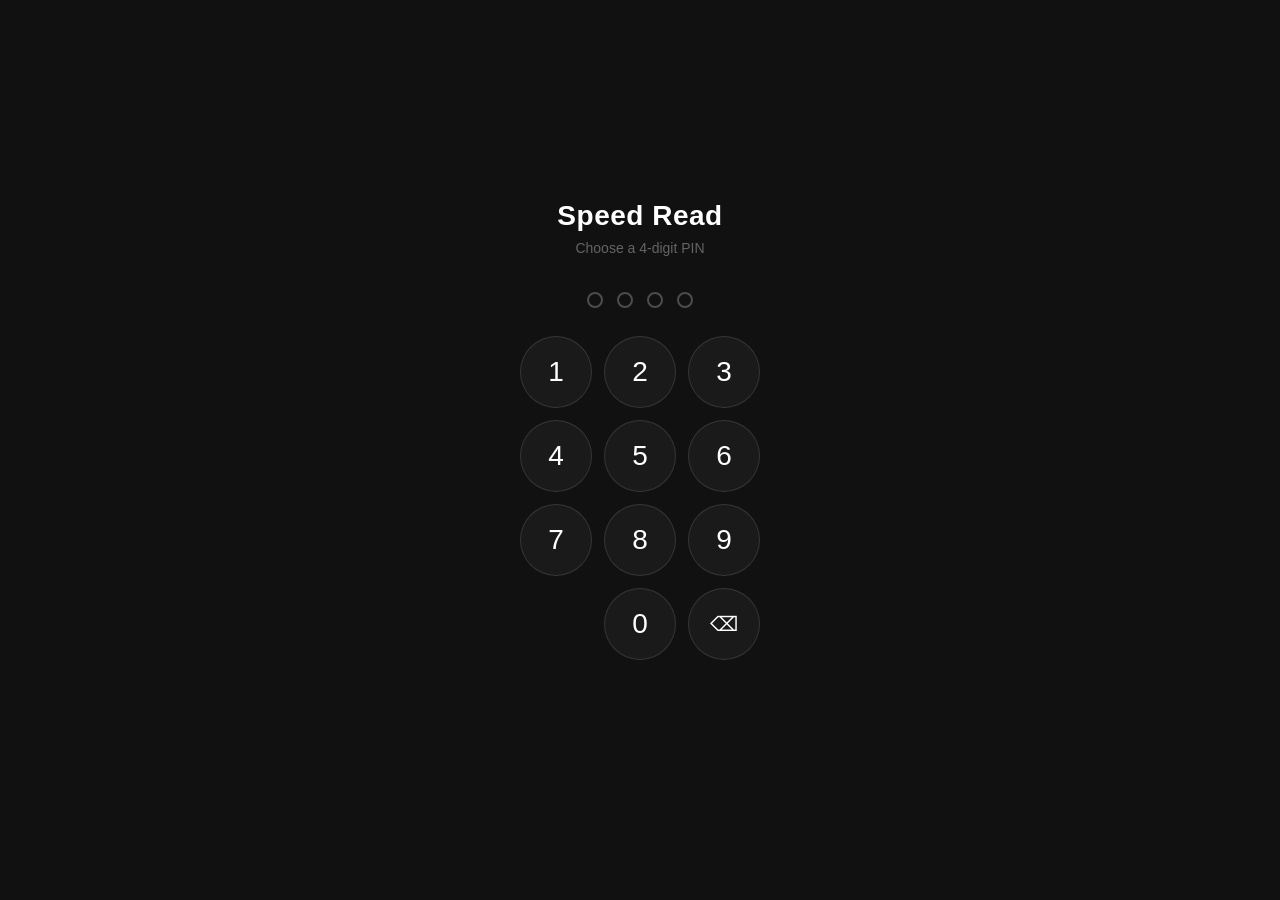
<file: web/index.html>
<!DOCTYPE html>
<html lang="en">
<head>
  <meta charset="UTF-8">
  <meta name="viewport" content="width=device-width, initial-scale=1.0, user-scalable=no, viewport-fit=cover">
  <meta name="apple-mobile-web-app-capable" content="yes">
  <meta name="apple-mobile-web-app-status-bar-style" content="black-translucent">
  <meta name="theme-color" content="#111111">
  <title>Speed Read</title>
  <link rel="manifest" href="manifest.webmanifest">
  <link rel="apple-touch-icon" href="icon-192.png">
  <link rel="stylesheet" href="style.css">
</head>
<body>

  <!-- PIN Lock Screen -->
  <div id="lock-screen">
    <h1>Speed Read</h1>
    <p class="subtitle" id="lock-subtitle">Enter PIN</p>
    <div class="pin-dots" id="pin-dots">
      <div class="pin-dot"></div>
      <div class="pin-dot"></div>
      <div class="pin-dot"></div>
      <div class="pin-dot"></div>
    </div>
    <div class="pin-pad" id="pin-pad">
      <button class="pin-key" data-key="1">1</button>
      <button class="pin-key" data-key="2">2</button>
      <button class="pin-key" data-key="3">3</button>
      <button class="pin-key" data-key="4">4</button>
      <button class="pin-key" data-key="5">5</button>
      <button class="pin-key" data-key="6">6</button>
      <button class="pin-key" data-key="7">7</button>
      <button class="pin-key" data-key="8">8</button>
      <button class="pin-key" data-key="9">9</button>
      <button class="pin-key empty"></button>
      <button class="pin-key" data-key="0">0</button>
      <button class="pin-key backspace" data-key="del">&#9003;</button>
    </div>
    <p class="pin-status" id="pin-status"></p>
  </div>

  <!-- Main App -->
  <div id="app">
    <div class="app-header">
      <h1>Speed Read</h1>
      <div class="header-actions">
        <button class="icon-btn" id="btn-settings" title="Settings">&#9881;</button>
        <button class="icon-btn" id="btn-lock" title="Lock">&#128274;</button>
      </div>
    </div>

    <div class="tabs">
      <div class="tab active" data-tab="url">Read URL</div>
      <div class="tab" data-tab="paste">Paste Text</div>
      <div class="tab" data-tab="readwise">Readwise</div>
    </div>

    <!-- Read URL Tab -->
    <div class="tab-content active" id="tab-url">
      <input type="url" id="url-input" placeholder="Paste article URL here..." autocapitalize="none" autocorrect="off" spellcheck="false">
      <button class="btn btn-primary" id="btn-read-url">Speed Read</button>
      <div class="url-status" id="url-status"></div>
      <div class="url-hint">
        <p>Paste any article URL to extract and speed-read it.</p>
        <p>Readwise Reader URLs use the API for clean content.</p>
      </div>
    </div>

    <!-- Paste Text Tab -->
    <div class="tab-content" id="tab-paste">
      <textarea id="paste-area" placeholder="Paste or type text here to speed read..."></textarea>
      <div class="paste-actions">
        <button class="btn btn-primary" id="btn-read-paste">Start Reading</button>
      </div>
    </div>

    <!-- Readwise Tab -->
    <div class="tab-content" id="tab-readwise">
      <div class="rw-auth" id="rw-auth">
        <p>Connect your Readwise account to browse and speed-read your saved articles.</p>
        <button class="btn btn-primary" id="btn-connect-rw">Set Up Readwise</button>
      </div>
      <div class="rw-browser hidden" id="rw-browser">
        <div class="search-bar">
          <input type="text" id="rw-search" placeholder="Search articles...">
        </div>
        <div class="loc-tabs">
          <button class="loc-tab active" data-location="new">New</button>
          <button class="loc-tab" data-location="later">Later</button>
          <button class="loc-tab" data-location="shortlist">Shortlist</button>
          <button class="loc-tab" data-location="archive">Archive</button>
        </div>
        <div class="articles" id="articles"></div>
        <div class="loading hidden" id="rw-loading">Loading...</div>
        <div class="load-more hidden" id="load-more">
          <button id="btn-load-more">Load More</button>
        </div>
      </div>
      <div class="status-bar" id="rw-status"></div>
    </div>
  </div>

  <!-- Settings Panel -->
  <div id="settings-panel">
    <div class="settings-header">
      <h2>Settings</h2>
      <button class="icon-btn" id="btn-close-settings">&times;</button>
    </div>
    <div class="settings-body">
      <div class="setting-group">
        <h3>Readwise</h3>
        <div class="setting-row">
          <label>Token</label>
          <input type="password" id="set-rw-token" placeholder="Readwise access token">
        </div>
        <p class="help-text">Get your token at <a href="https://readwise.io/access_token" target="_blank" rel="noopener">readwise.io/access_token</a></p>
        <div class="setting-actions">
          <button class="btn-sm primary" id="btn-save-token">Save</button>
          <button class="btn-sm secondary" id="btn-test-token">Test</button>
        </div>
        <p class="setting-status" id="token-status"></p>
      </div>

      <div class="setting-group">
        <h3>Reading</h3>
        <div class="setting-row">
          <label>WPM</label>
          <input type="range" id="set-wpm" min="100" max="1200" step="50" value="300">
          <span class="setting-value" id="set-wpm-val">300</span>
        </div>
        <div class="setting-row">
          <label>Font Size</label>
          <input type="range" id="set-font" min="36" max="120" step="4" value="72">
          <span class="setting-value" id="set-font-val">72</span>
        </div>
      </div>

      <div class="setting-group">
        <h3>Security</h3>
        <div class="setting-actions">
          <button class="btn-sm secondary" id="btn-change-pin">Change PIN</button>
        </div>
      </div>

      <div class="danger-zone">
        <button class="btn-danger" id="btn-reset-all">Reset Everything</button>
        <p class="help-text" style="margin-top:8px">Removes PIN, token, and all settings. You'll need to set up again.</p>
      </div>
    </div>
  </div>

  <script src="readwise.js"></script>
  <script src="app.js"></script>
</body>
</html>
</file>
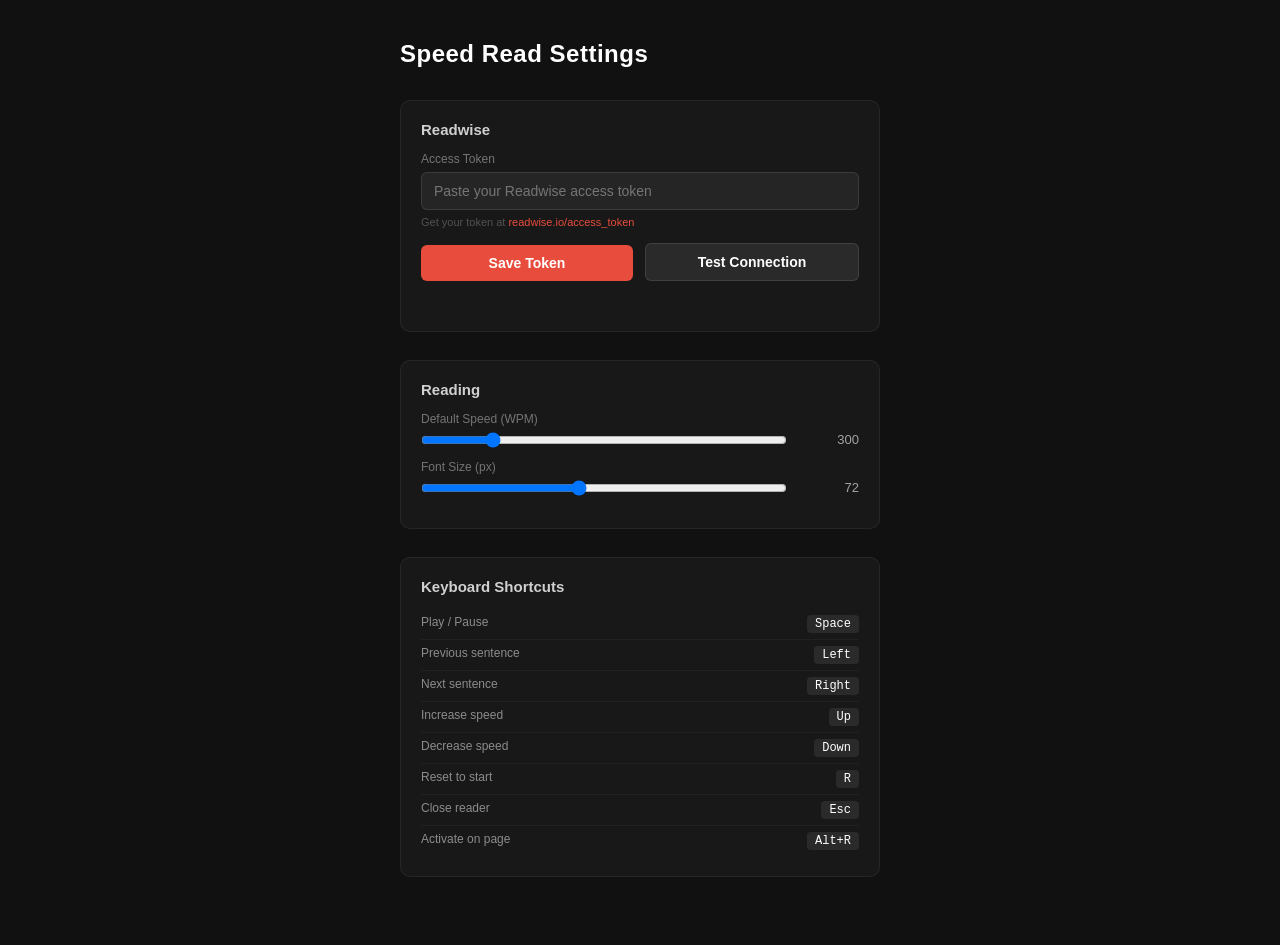
<file: options/options.html>
<!DOCTYPE html>
<html lang="en">
<head>
  <meta charset="UTF-8">
  <meta name="viewport" content="width=device-width, initial-scale=1.0">
  <title>Speed Read - Settings</title>
  <style>
    * { margin: 0; padding: 0; box-sizing: border-box; }

    body {
      background: #111;
      color: #fff;
      font-family: -apple-system, BlinkMacSystemFont, 'Segoe UI', Roboto, sans-serif;
      font-size: 14px;
      padding: 40px;
      max-width: 560px;
      margin: 0 auto;
    }

    h1 {
      font-size: 24px;
      font-weight: 600;
      margin-bottom: 32px;
      letter-spacing: 0.5px;
    }

    .section {
      margin-bottom: 28px;
      padding: 20px;
      background: rgba(255, 255, 255, 0.03);
      border: 1px solid rgba(255, 255, 255, 0.06);
      border-radius: 10px;
    }

    .section h2 {
      font-size: 15px;
      font-weight: 600;
      margin-bottom: 14px;
      color: rgba(255, 255, 255, 0.8);
    }

    label {
      display: block;
      font-size: 12px;
      color: rgba(255, 255, 255, 0.4);
      margin-bottom: 6px;
    }

    input[type="text"],
    input[type="password"],
    input[type="number"] {
      width: 100%;
      padding: 10px 12px;
      background: rgba(255, 255, 255, 0.06);
      border: 1px solid rgba(255, 255, 255, 0.1);
      border-radius: 6px;
      color: #fff;
      font-size: 14px;
      outline: none;
      margin-bottom: 12px;
    }

    input:focus {
      border-color: rgba(231, 76, 60, 0.5);
    }

    .help-text {
      font-size: 11px;
      color: rgba(255, 255, 255, 0.25);
      margin-top: -8px;
      margin-bottom: 12px;
      line-height: 1.5;
    }

    .help-text a {
      color: #E74C3C;
      text-decoration: none;
    }

    .help-text a:hover {
      text-decoration: underline;
    }

    button {
      background: #E74C3C;
      border: none;
      border-radius: 6px;
      color: #fff;
      padding: 10px 20px;
      font-size: 14px;
      font-weight: 600;
      cursor: pointer;
      transition: background 0.15s;
    }

    button:hover {
      background: #c0392b;
    }

    .btn-secondary {
      background: rgba(255, 255, 255, 0.08);
      border: 1px solid rgba(255, 255, 255, 0.1);
    }

    .btn-secondary:hover {
      background: rgba(255, 255, 255, 0.15);
    }

    .status {
      margin-top: 10px;
      font-size: 13px;
      min-height: 20px;
    }

    .status.success { color: #2ecc71; }
    .status.error { color: #E74C3C; }

    .row {
      display: flex;
      gap: 12px;
      align-items: flex-end;
    }

    .row > * {
      flex: 1;
    }

    .slider-row {
      display: flex;
      align-items: center;
      gap: 12px;
      margin-bottom: 12px;
    }

    .slider-row input[type="range"] {
      flex: 1;
      margin: 0;
    }

    .slider-value {
      min-width: 60px;
      text-align: right;
      color: rgba(255, 255, 255, 0.6);
      font-size: 13px;
    }

    .keyboard-shortcuts {
      margin-top: 8px;
    }

    .shortcut {
      display: flex;
      justify-content: space-between;
      padding: 6px 0;
      border-bottom: 1px solid rgba(255, 255, 255, 0.04);
    }

    .shortcut:last-child { border-bottom: none; }

    .shortcut-key {
      background: rgba(255, 255, 255, 0.08);
      padding: 2px 8px;
      border-radius: 4px;
      font-family: monospace;
      font-size: 12px;
    }

    .shortcut-desc {
      color: rgba(255, 255, 255, 0.5);
      font-size: 12px;
    }
  </style>
</head>
<body>
  <h1>Speed Read Settings</h1>

  <div class="section">
    <h2>Readwise</h2>
    <label>Access Token</label>
    <input type="password" id="readwise-token" placeholder="Paste your Readwise access token">
    <p class="help-text">
      Get your token at <a href="https://readwise.io/access_token" target="_blank">readwise.io/access_token</a>
    </p>
    <div class="row">
      <button id="save-token">Save Token</button>
      <button id="test-token" class="btn-secondary">Test Connection</button>
    </div>
    <div id="token-status" class="status"></div>
  </div>

  <div class="section">
    <h2>Reading</h2>
    <label>Default Speed (WPM)</label>
    <div class="slider-row">
      <input type="range" id="default-wpm" min="100" max="1200" step="50" value="300">
      <span class="slider-value" id="wpm-value">300</span>
    </div>

    <label>Font Size (px)</label>
    <div class="slider-row">
      <input type="range" id="font-size" min="36" max="120" step="4" value="72">
      <span class="slider-value" id="font-value">72</span>
    </div>
  </div>

  <div class="section">
    <h2>Keyboard Shortcuts</h2>
    <div class="keyboard-shortcuts">
      <div class="shortcut">
        <span class="shortcut-desc">Play / Pause</span>
        <span class="shortcut-key">Space</span>
      </div>
      <div class="shortcut">
        <span class="shortcut-desc">Previous sentence</span>
        <span class="shortcut-key">Left</span>
      </div>
      <div class="shortcut">
        <span class="shortcut-desc">Next sentence</span>
        <span class="shortcut-key">Right</span>
      </div>
      <div class="shortcut">
        <span class="shortcut-desc">Increase speed</span>
        <span class="shortcut-key">Up</span>
      </div>
      <div class="shortcut">
        <span class="shortcut-desc">Decrease speed</span>
        <span class="shortcut-key">Down</span>
      </div>
      <div class="shortcut">
        <span class="shortcut-desc">Reset to start</span>
        <span class="shortcut-key">R</span>
      </div>
      <div class="shortcut">
        <span class="shortcut-desc">Close reader</span>
        <span class="shortcut-key">Esc</span>
      </div>
      <div class="shortcut">
        <span class="shortcut-desc">Activate on page</span>
        <span class="shortcut-key">Alt+R</span>
      </div>
    </div>
  </div>

  <script src="../lib/readwise.js"></script>
  <script src="options.js"></script>
</body>
</html>
</file>
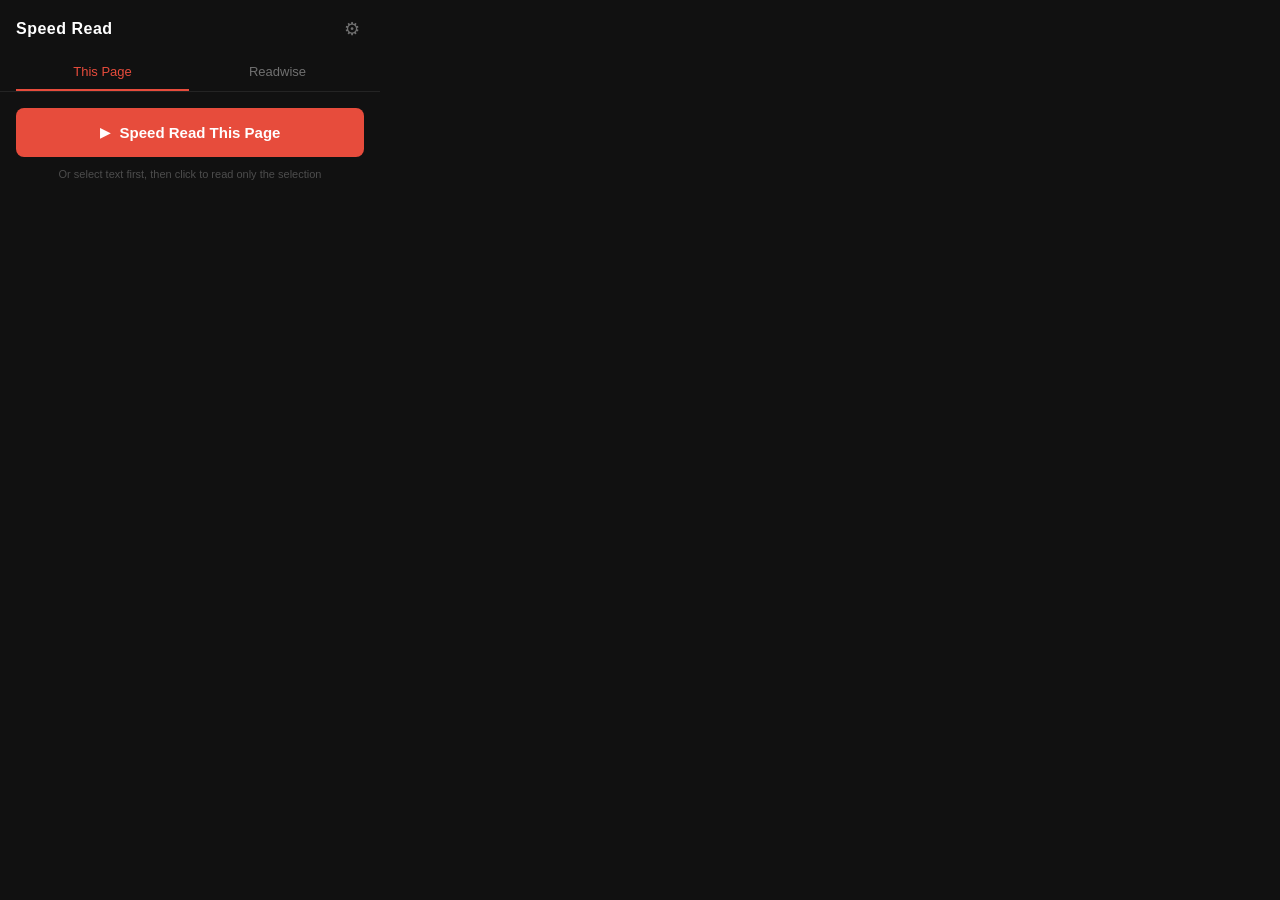
<file: popup/popup.html>
<!DOCTYPE html>
<html lang="en">
<head>
  <meta charset="UTF-8">
  <meta name="viewport" content="width=device-width, initial-scale=1.0">
  <link rel="stylesheet" href="popup.css">
</head>
<body>
  <div id="popup">
    <div id="header">
      <h1>Speed Read</h1>
      <button id="settings-btn" title="Settings">&#9881;</button>
    </div>

    <div id="tabs">
      <button class="tab active" data-tab="page">This Page</button>
      <button class="tab" data-tab="readwise">Readwise</button>
    </div>

    <!-- This Page tab -->
    <div id="tab-page" class="tab-content active">
      <button id="read-page-btn">
        <span class="btn-icon">&#9654;</span>
        <span>Speed Read This Page</span>
      </button>
      <p class="hint">Or select text first, then click to read only the selection</p>
    </div>

    <!-- Readwise tab -->
    <div id="tab-readwise" class="tab-content">
      <div id="readwise-auth" class="hidden">
        <p>Connect your Readwise account to browse saved articles.</p>
        <button id="connect-readwise-btn">Connect Readwise</button>
      </div>

      <div id="readwise-browser" class="hidden">
        <div id="search-bar">
          <input type="text" id="search-input" placeholder="Search articles...">
        </div>

        <div id="location-tabs">
          <button class="loc-tab active" data-location="new">Inbox</button>
          <button class="loc-tab" data-location="later">Later</button>
          <button class="loc-tab" data-location="shortlist">Shortlist</button>
          <button class="loc-tab" data-location="archive">Archive</button>
        </div>

        <div id="articles-list">
          <div id="loading" class="hidden">Loading...</div>
          <div id="articles"></div>
          <button id="load-more" class="hidden">Load more</button>
        </div>
      </div>
    </div>

    <div id="status-bar"></div>
  </div>

  <script src="../lib/readwise.js"></script>
  <script src="popup.js"></script>
</body>
</html>
</file>
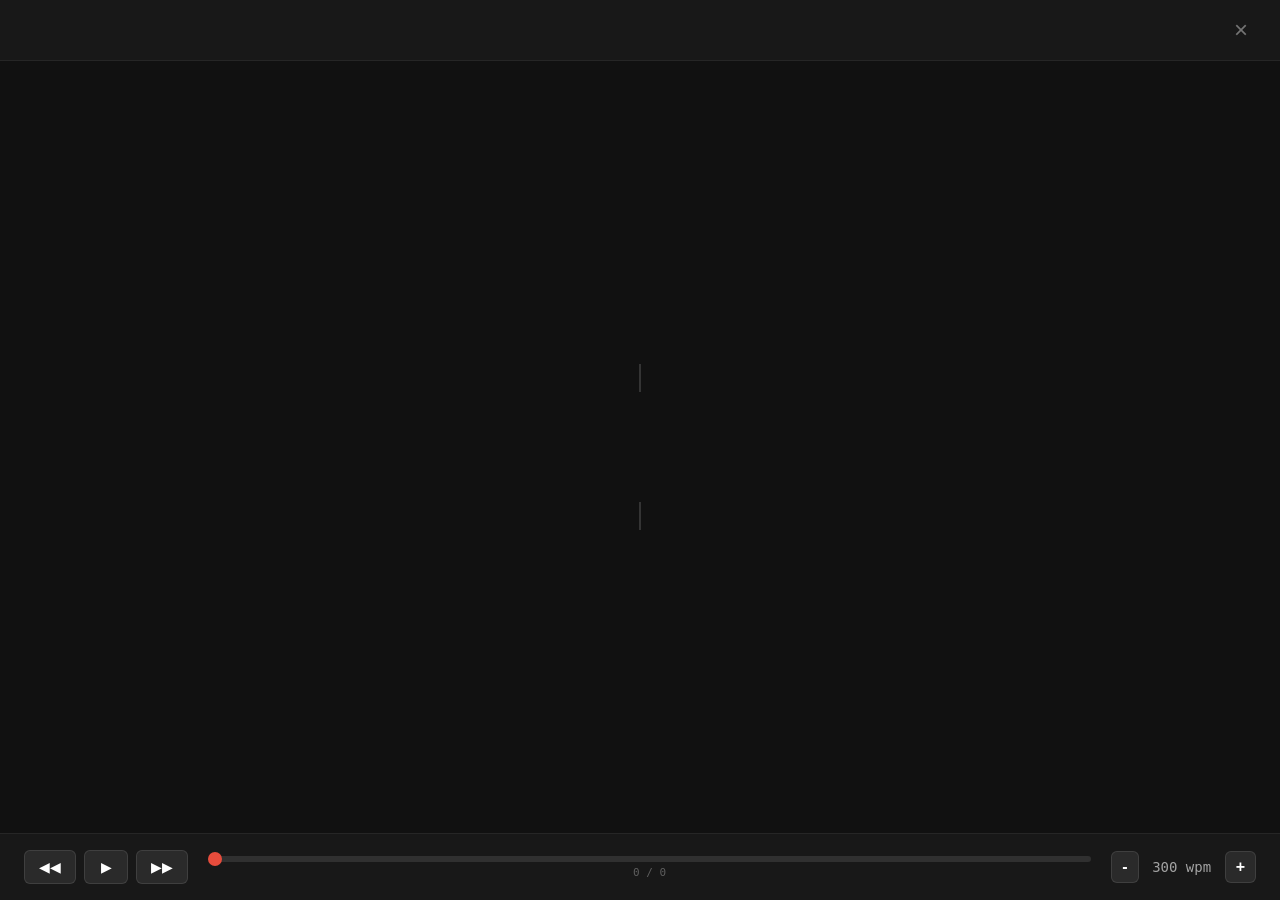
<file: reader/reader.html>
<!DOCTYPE html>
<html lang="en">
<head>
  <meta charset="UTF-8">
  <meta name="viewport" content="width=device-width, initial-scale=1.0">
  <title>Speed Read</title>
  <link rel="stylesheet" href="reader.css">
</head>
<body>
  <div id="reader">
    <div id="title-bar">
      <span id="article-title"></span>
      <button id="close-btn" title="Close (Esc)">&times;</button>
    </div>

    <div id="display-area">
      <div id="guide-top" class="guide-line"></div>
      <div id="word-container">
        <span id="word-before"></span><span id="word-orp"></span><span id="word-after"></span>
      </div>
      <div id="guide-bottom" class="guide-line"></div>
    </div>

    <div id="controls">
      <div id="controls-left">
        <button id="btn-prev" title="Previous sentence (Left)">&#9664;&#9664;</button>
        <button id="btn-play" title="Play/Pause (Space)">&#9654;</button>
        <button id="btn-next" title="Next sentence (Right)">&#9654;&#9654;</button>
      </div>

      <div id="controls-center">
        <input type="range" id="progress-bar" min="0" max="100" value="0" title="Progress">
        <div id="progress-info">
          <span id="word-count">0 / 0</span>
        </div>
      </div>

      <div id="controls-right">
        <div id="wpm-control">
          <button id="wpm-down" title="Decrease WPM (Down)">-</button>
          <span id="wpm-display">300 wpm</span>
          <button id="wpm-up" title="Increase WPM (Up)">+</button>
        </div>
      </div>
    </div>
  </div>

  <script src="reader.js"></script>
</body>
</html>
</file>
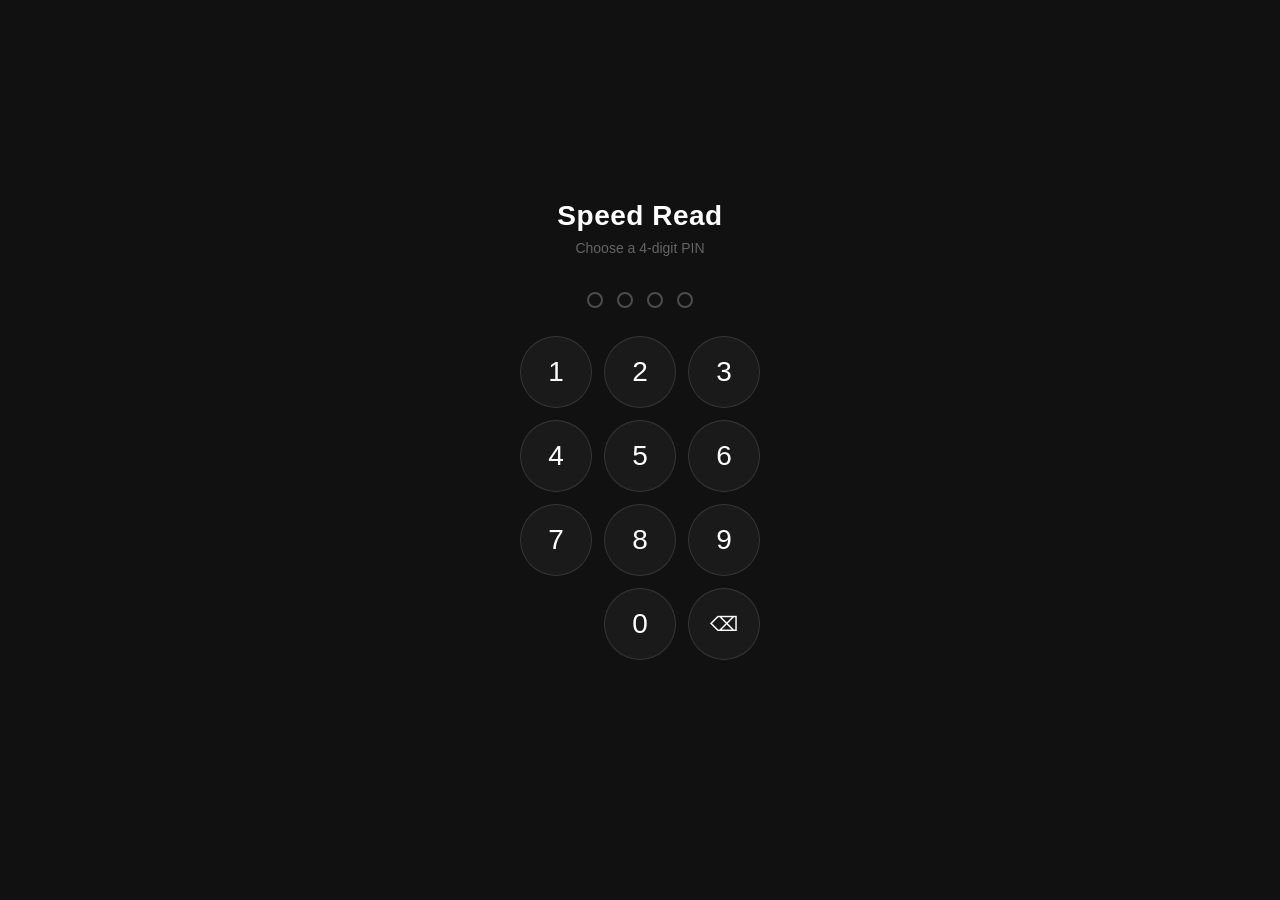
<file: web/reader.html>
<!DOCTYPE html>
<html lang="en">
<head>
  <meta charset="UTF-8">
  <meta name="viewport" content="width=device-width, initial-scale=1.0, user-scalable=no, viewport-fit=cover">
  <meta name="apple-mobile-web-app-capable" content="yes">
  <meta name="apple-mobile-web-app-status-bar-style" content="black-translucent">
  <meta name="theme-color" content="#111111">
  <title>Speed Read</title>
  <link rel="manifest" href="manifest.webmanifest">
  <link rel="stylesheet" href="reader.css">
</head>
<body>
  <div id="reader">
    <div id="title-bar">
      <span id="article-title"></span>
      <button id="close-btn" title="Close (Esc)">&times;</button>
    </div>

    <div id="display-area">
      <div id="guide-top" class="guide-line"></div>
      <div id="word-container">
        <span id="word-before"></span><span id="word-orp"></span><span id="word-after"></span>
      </div>
      <div id="guide-bottom" class="guide-line"></div>
    </div>

    <div id="controls">
      <div id="controls-left">
        <button id="btn-prev" title="Previous sentence">&#9664;&#9664;</button>
        <button id="btn-play" title="Play/Pause">&#9654;</button>
        <button id="btn-next" title="Next sentence">&#9654;&#9654;</button>
      </div>

      <div id="controls-center">
        <input type="range" id="progress-bar" min="0" max="100" value="0" title="Progress">
        <div id="progress-info">
          <span id="word-count">0 / 0</span>
        </div>
      </div>

      <div id="controls-right">
        <div id="wpm-control">
          <button id="wpm-down" title="Decrease WPM">-</button>
          <span id="wpm-display">300 wpm</span>
          <button id="wpm-up" title="Increase WPM">+</button>
        </div>
      </div>
    </div>
  </div>

  <script src="reader.js"></script>
</body>
</html>
</file>
<file: web/style.css>
* {
  margin: 0;
  padding: 0;
  box-sizing: border-box;
  -webkit-tap-highlight-color: transparent;
}

body {
  background: #111;
  color: #fff;
  font-family: -apple-system, BlinkMacSystemFont, 'Segoe UI', Roboto, sans-serif;
  font-size: 15px;
  min-height: 100vh;
  min-height: 100dvh;
}

/* ---- PIN Lock Screen ---- */
#lock-screen {
  display: flex;
  flex-direction: column;
  align-items: center;
  justify-content: center;
  min-height: 100vh;
  min-height: 100dvh;
  padding: 24px;
}

#lock-screen h1 {
  font-size: 28px;
  font-weight: 700;
  margin-bottom: 8px;
  letter-spacing: 0.5px;
}

#lock-screen .subtitle {
  color: rgba(255, 255, 255, 0.35);
  font-size: 14px;
  margin-bottom: 36px;
}

.pin-dots {
  display: flex;
  gap: 14px;
  margin-bottom: 28px;
}

.pin-dot {
  width: 16px;
  height: 16px;
  border-radius: 50%;
  border: 2px solid rgba(255, 255, 255, 0.25);
  transition: all 0.15s;
}

.pin-dot.filled {
  background: #E74C3C;
  border-color: #E74C3C;
}

.pin-dot.error {
  border-color: #E74C3C;
  animation: shake 0.4s;
}

@keyframes shake {
  0%, 100% { transform: translateX(0); }
  25% { transform: translateX(-6px); }
  75% { transform: translateX(6px); }
}

.pin-pad {
  display: grid;
  grid-template-columns: repeat(3, 72px);
  gap: 12px;
  margin-bottom: 20px;
}

.pin-key {
  width: 72px;
  height: 72px;
  border-radius: 50%;
  border: 1px solid rgba(255, 255, 255, 0.12);
  background: rgba(255, 255, 255, 0.04);
  color: #fff;
  font-size: 28px;
  font-weight: 300;
  cursor: pointer;
  display: flex;
  align-items: center;
  justify-content: center;
  transition: all 0.12s;
  -webkit-user-select: none;
  user-select: none;
}

.pin-key:active {
  background: rgba(255, 255, 255, 0.15);
  transform: scale(0.95);
}

.pin-key.empty {
  visibility: hidden;
}

.pin-key.backspace {
  font-size: 20px;
}

.pin-status {
  font-size: 13px;
  color: rgba(255, 255, 255, 0.3);
  min-height: 20px;
  text-align: center;
}

.pin-status.error {
  color: #E74C3C;
}

/* ---- Main App ---- */
#app {
  display: none;
  flex-direction: column;
  min-height: 100vh;
  min-height: 100dvh;
}

#app.active {
  display: flex;
}

/* Header */
.app-header {
  display: flex;
  justify-content: space-between;
  align-items: center;
  padding: 16px 20px;
  border-bottom: 1px solid rgba(255, 255, 255, 0.06);
}

.app-header h1 {
  font-size: 20px;
  font-weight: 600;
}

.header-actions {
  display: flex;
  gap: 8px;
}

.icon-btn {
  background: none;
  border: 1px solid rgba(255, 255, 255, 0.1);
  color: rgba(255, 255, 255, 0.5);
  width: 36px;
  height: 36px;
  border-radius: 8px;
  cursor: pointer;
  font-size: 18px;
  display: flex;
  align-items: center;
  justify-content: center;
  transition: all 0.12s;
}

.icon-btn:hover, .icon-btn:active {
  background: rgba(255, 255, 255, 0.08);
  color: #fff;
}

/* Tabs */
.tabs {
  display: flex;
  border-bottom: 1px solid rgba(255, 255, 255, 0.06);
}

.tab {
  flex: 1;
  padding: 12px;
  text-align: center;
  font-size: 14px;
  font-weight: 500;
  color: rgba(255, 255, 255, 0.35);
  cursor: pointer;
  border-bottom: 2px solid transparent;
  transition: all 0.15s;
}

.tab.active {
  color: #fff;
  border-bottom-color: #E74C3C;
}

/* Tab content */
.tab-content {
  display: none;
  flex: 1;
  flex-direction: column;
}

.tab-content.active {
  display: flex;
}

/* URL tab */
#tab-url {
  padding: 20px;
  gap: 16px;
}

#url-input {
  width: 100%;
  padding: 16px;
  background: rgba(255, 255, 255, 0.06);
  border: 1px solid rgba(255, 255, 255, 0.08);
  border-radius: 12px;
  color: #fff;
  font-size: 17px;
  outline: none;
  font-family: inherit;
  min-height: 56px;
}

#url-input:focus {
  border-color: rgba(231, 76, 60, 0.4);
}

#url-input::placeholder {
  color: rgba(255, 255, 255, 0.2);
}

#btn-read-url {
  width: 100%;
  padding: 16px;
  font-size: 17px;
  min-height: 56px;
}

.url-status {
  font-size: 14px;
  color: rgba(255, 255, 255, 0.4);
  min-height: 24px;
  padding: 4px 0;
}

.url-status.error {
  color: #E74C3C;
}

.url-hint {
  margin-top: 8px;
}

.url-hint p {
  font-size: 13px;
  color: rgba(255, 255, 255, 0.2);
  line-height: 1.5;
}

/* Paste tab */
#tab-paste {
  padding: 20px;
  gap: 16px;
}

#paste-area {
  flex: 1;
  min-height: 200px;
  background: rgba(255, 255, 255, 0.04);
  border: 1px solid rgba(255, 255, 255, 0.08);
  border-radius: 10px;
  color: #fff;
  font-size: 15px;
  padding: 16px;
  resize: none;
  outline: none;
  font-family: inherit;
  line-height: 1.5;
}

#paste-area:focus {
  border-color: rgba(231, 76, 60, 0.4);
}

#paste-area::placeholder {
  color: rgba(255, 255, 255, 0.2);
}

.paste-actions {
  display: flex;
  gap: 12px;
}

.btn {
  padding: 14px 24px;
  border-radius: 10px;
  border: none;
  font-size: 15px;
  font-weight: 600;
  cursor: pointer;
  transition: all 0.12s;
  text-align: center;
}

.btn-primary {
  background: #E74C3C;
  color: #fff;
  flex: 1;
}

.btn-primary:hover, .btn-primary:active {
  background: #c0392b;
}

.btn-primary:disabled {
  opacity: 0.4;
  cursor: not-allowed;
}

/* Readwise tab */
#tab-readwise {
  flex: 1;
}

.rw-auth {
  padding: 32px 20px;
  text-align: center;
}

.rw-auth p {
  color: rgba(255, 255, 255, 0.4);
  margin-bottom: 16px;
  line-height: 1.5;
}

.rw-browser {
  display: flex;
  flex-direction: column;
  flex: 1;
}

.search-bar {
  padding: 12px 20px;
}

.search-bar input {
  width: 100%;
  padding: 12px 16px;
  background: rgba(255, 255, 255, 0.06);
  border: 1px solid rgba(255, 255, 255, 0.08);
  border-radius: 10px;
  color: #fff;
  font-size: 15px;
  outline: none;
}

.search-bar input:focus {
  border-color: rgba(231, 76, 60, 0.4);
}

.search-bar input::placeholder {
  color: rgba(255, 255, 255, 0.2);
}

.loc-tabs {
  display: flex;
  padding: 0 20px;
  gap: 6px;
  margin-bottom: 8px;
}

.loc-tab {
  padding: 6px 14px;
  border-radius: 20px;
  font-size: 13px;
  color: rgba(255, 255, 255, 0.4);
  background: rgba(255, 255, 255, 0.04);
  border: none;
  cursor: pointer;
  transition: all 0.12s;
}

.loc-tab.active {
  background: rgba(231, 76, 60, 0.2);
  color: #E74C3C;
}

.articles {
  flex: 1;
  overflow-y: auto;
  padding: 8px 20px;
  -webkit-overflow-scrolling: touch;
}

.article-item {
  padding: 14px 0;
  border-bottom: 1px solid rgba(255, 255, 255, 0.04);
  cursor: pointer;
}

.article-item:active {
  opacity: 0.7;
}

.article-title {
  font-size: 15px;
  font-weight: 500;
  margin-bottom: 4px;
  line-height: 1.3;
}

.article-meta {
  font-size: 12px;
  color: rgba(255, 255, 255, 0.3);
}

.load-more {
  padding: 16px;
  text-align: center;
}

.load-more button {
  background: rgba(255, 255, 255, 0.06);
  border: 1px solid rgba(255, 255, 255, 0.08);
  color: rgba(255, 255, 255, 0.5);
  padding: 10px 24px;
  border-radius: 8px;
  cursor: pointer;
  font-size: 14px;
}

/* Settings panel */
#settings-panel {
  display: none;
  flex-direction: column;
  min-height: 100vh;
  min-height: 100dvh;
}

#settings-panel.active {
  display: flex;
}

.settings-header {
  display: flex;
  justify-content: space-between;
  align-items: center;
  padding: 16px 20px;
  border-bottom: 1px solid rgba(255, 255, 255, 0.06);
}

.settings-header h2 {
  font-size: 20px;
}

.settings-body {
  padding: 20px;
  flex: 1;
  overflow-y: auto;
}

.setting-group {
  margin-bottom: 24px;
}

.setting-group h3 {
  font-size: 13px;
  font-weight: 600;
  color: rgba(255, 255, 255, 0.4);
  text-transform: uppercase;
  letter-spacing: 1px;
  margin-bottom: 12px;
}

.setting-row {
  display: flex;
  align-items: center;
  gap: 12px;
  margin-bottom: 12px;
}

.setting-row label {
  font-size: 14px;
  color: rgba(255, 255, 255, 0.6);
  min-width: 80px;
}

.setting-row input[type="password"],
.setting-row input[type="text"] {
  flex: 1;
  padding: 10px 12px;
  background: rgba(255, 255, 255, 0.06);
  border: 1px solid rgba(255, 255, 255, 0.08);
  border-radius: 8px;
  color: #fff;
  font-size: 14px;
  outline: none;
}

.setting-row input:focus {
  border-color: rgba(231, 76, 60, 0.4);
}

.setting-row input[type="range"] {
  flex: 1;
}

.setting-value {
  min-width: 50px;
  text-align: right;
  font-size: 14px;
  color: rgba(255, 255, 255, 0.5);
}

.setting-actions {
  display: flex;
  gap: 8px;
  margin-top: 8px;
}

.btn-sm {
  padding: 8px 16px;
  border-radius: 8px;
  border: none;
  font-size: 13px;
  font-weight: 600;
  cursor: pointer;
}

.btn-sm.primary {
  background: #E74C3C;
  color: #fff;
}

.btn-sm.secondary {
  background: rgba(255, 255, 255, 0.08);
  color: rgba(255, 255, 255, 0.6);
  border: 1px solid rgba(255, 255, 255, 0.08);
}

.setting-status {
  font-size: 12px;
  margin-top: 8px;
  min-height: 18px;
}

.setting-status.success { color: #2ecc71; }
.setting-status.error { color: #E74C3C; }

.help-text {
  font-size: 12px;
  color: rgba(255, 255, 255, 0.2);
  margin-top: 4px;
  line-height: 1.4;
}

.help-text a {
  color: #E74C3C;
  text-decoration: none;
}

.danger-zone {
  margin-top: 40px;
  padding-top: 20px;
  border-top: 1px solid rgba(255, 255, 255, 0.06);
}

.btn-danger {
  background: rgba(231, 76, 60, 0.1);
  border: 1px solid rgba(231, 76, 60, 0.3);
  color: #E74C3C;
  padding: 10px 20px;
  border-radius: 8px;
  font-size: 14px;
  cursor: pointer;
}

/* Loading spinner */
.loading {
  text-align: center;
  padding: 24px;
  color: rgba(255, 255, 255, 0.3);
}

/* Status bar */
.status-bar {
  padding: 8px 20px;
  font-size: 13px;
  color: rgba(255, 255, 255, 0.4);
  text-align: center;
  min-height: 32px;
}

.status-bar.error {
  color: #E74C3C;
}

.hidden { display: none !important; }

/* Touch-friendly sizing on mobile */
@media (max-width: 600px) {
  .pin-key {
    width: 68px;
    height: 68px;
    font-size: 26px;
  }

  .pin-pad {
    grid-template-columns: repeat(3, 68px);
    gap: 10px;
  }
}
</file>
<file: popup/popup.css>
* {
  margin: 0;
  padding: 0;
  box-sizing: border-box;
}

body {
  width: 380px;
  max-height: 520px;
  font-family: -apple-system, BlinkMacSystemFont, 'Segoe UI', Roboto, sans-serif;
  background: #111;
  color: #fff;
  font-size: 13px;
}

#popup {
  display: flex;
  flex-direction: column;
  height: 100%;
}

/* Header */
#header {
  display: flex;
  justify-content: space-between;
  align-items: center;
  padding: 14px 16px 10px;
}

#header h1 {
  font-size: 16px;
  font-weight: 600;
  letter-spacing: 0.5px;
}

#settings-btn {
  background: none;
  border: none;
  color: rgba(255, 255, 255, 0.4);
  font-size: 18px;
  cursor: pointer;
  padding: 4px;
}

#settings-btn:hover {
  color: #fff;
}

/* Tabs */
#tabs {
  display: flex;
  padding: 0 16px;
  gap: 2px;
  border-bottom: 1px solid rgba(255, 255, 255, 0.08);
}

.tab {
  flex: 1;
  background: none;
  border: none;
  color: rgba(255, 255, 255, 0.4);
  font-size: 13px;
  padding: 10px;
  cursor: pointer;
  border-bottom: 2px solid transparent;
  transition: all 0.15s;
}

.tab:hover {
  color: rgba(255, 255, 255, 0.7);
}

.tab.active {
  color: #E74C3C;
  border-bottom-color: #E74C3C;
}

/* Tab content */
.tab-content {
  display: none;
  padding: 16px;
  flex: 1;
  overflow-y: auto;
}

.tab-content.active {
  display: flex;
  flex-direction: column;
}

/* This Page tab */
#read-page-btn {
  display: flex;
  align-items: center;
  justify-content: center;
  gap: 10px;
  width: 100%;
  padding: 16px;
  background: #E74C3C;
  border: none;
  border-radius: 8px;
  color: #fff;
  font-size: 15px;
  font-weight: 600;
  cursor: pointer;
  transition: all 0.15s;
}

#read-page-btn:hover {
  background: #c0392b;
}

#read-page-btn:active {
  transform: scale(0.98);
}

.btn-icon {
  font-size: 13px;
}

.hint {
  text-align: center;
  color: rgba(255, 255, 255, 0.25);
  font-size: 11px;
  margin-top: 10px;
  line-height: 1.4;
}

/* Readwise auth */
#readwise-auth {
  text-align: center;
  padding: 20px 0;
}

#readwise-auth p {
  color: rgba(255, 255, 255, 0.5);
  margin-bottom: 14px;
  line-height: 1.5;
}

#connect-readwise-btn {
  background: #E74C3C;
  border: none;
  border-radius: 6px;
  color: #fff;
  padding: 10px 20px;
  font-size: 13px;
  font-weight: 600;
  cursor: pointer;
}

#connect-readwise-btn:hover {
  background: #c0392b;
}

/* Search */
#search-bar {
  margin-bottom: 10px;
}

#search-input {
  width: 100%;
  padding: 8px 12px;
  background: rgba(255, 255, 255, 0.06);
  border: 1px solid rgba(255, 255, 255, 0.1);
  border-radius: 6px;
  color: #fff;
  font-size: 13px;
  outline: none;
}

#search-input:focus {
  border-color: rgba(231, 76, 60, 0.5);
}

#search-input::placeholder {
  color: rgba(255, 255, 255, 0.25);
}

/* Location tabs */
#location-tabs {
  display: flex;
  gap: 4px;
  margin-bottom: 10px;
}

.loc-tab {
  flex: 1;
  background: rgba(255, 255, 255, 0.05);
  border: 1px solid rgba(255, 255, 255, 0.08);
  border-radius: 4px;
  color: rgba(255, 255, 255, 0.4);
  font-size: 11px;
  padding: 5px;
  cursor: pointer;
  transition: all 0.15s;
}

.loc-tab:hover {
  background: rgba(255, 255, 255, 0.1);
}

.loc-tab.active {
  background: rgba(231, 76, 60, 0.15);
  border-color: rgba(231, 76, 60, 0.3);
  color: #E74C3C;
}

/* Articles list */
#articles-list {
  flex: 1;
  overflow-y: auto;
  max-height: 300px;
}

.article-item {
  display: flex;
  flex-direction: column;
  padding: 10px;
  border-radius: 6px;
  cursor: pointer;
  transition: background 0.15s;
  border-bottom: 1px solid rgba(255, 255, 255, 0.04);
}

.article-item:hover {
  background: rgba(255, 255, 255, 0.06);
}

.article-title {
  font-size: 13px;
  font-weight: 500;
  color: #fff;
  margin-bottom: 3px;
  display: -webkit-box;
  -webkit-line-clamp: 2;
  -webkit-box-orient: vertical;
  overflow: hidden;
}

.article-meta {
  font-size: 11px;
  color: rgba(255, 255, 255, 0.3);
}

#loading {
  text-align: center;
  padding: 20px;
  color: rgba(255, 255, 255, 0.3);
}

#load-more {
  width: 100%;
  padding: 8px;
  background: rgba(255, 255, 255, 0.05);
  border: 1px solid rgba(255, 255, 255, 0.08);
  border-radius: 4px;
  color: rgba(255, 255, 255, 0.4);
  font-size: 12px;
  cursor: pointer;
  margin-top: 8px;
}

#load-more:hover {
  background: rgba(255, 255, 255, 0.1);
}

/* Status bar */
#status-bar {
  padding: 0 16px;
  font-size: 11px;
  color: rgba(255, 255, 255, 0.3);
  min-height: 10px;
}

#status-bar.error {
  color: #E74C3C;
  padding: 8px 16px;
}

/* Utility */
.hidden {
  display: none !important;
}
</file>
<file: reader/reader.css>
* {
  margin: 0;
  padding: 0;
  box-sizing: border-box;
}

body {
  background: #111;
  color: #fff;
  font-family: 'SF Mono', 'Fira Code', 'Consolas', monospace;
  height: 100vh;
  overflow: hidden;
  user-select: none;
}

#reader {
  display: flex;
  flex-direction: column;
  height: 100vh;
}

/* Title bar */
#title-bar {
  display: flex;
  justify-content: space-between;
  align-items: center;
  padding: 12px 24px;
  background: rgba(255, 255, 255, 0.03);
  border-bottom: 1px solid rgba(255, 255, 255, 0.06);
}

#article-title {
  font-size: 13px;
  color: rgba(255, 255, 255, 0.4);
  overflow: hidden;
  text-overflow: ellipsis;
  white-space: nowrap;
  max-width: 80%;
}

#close-btn {
  background: none;
  border: none;
  color: rgba(255, 255, 255, 0.4);
  font-size: 24px;
  cursor: pointer;
  padding: 4px 8px;
  border-radius: 4px;
  transition: all 0.15s;
}

#close-btn:hover {
  color: #fff;
  background: rgba(255, 255, 255, 0.1);
}

/* Display area */
#display-area {
  flex: 1;
  display: flex;
  flex-direction: column;
  align-items: center;
  justify-content: center;
  position: relative;
  overflow: hidden;
}

.guide-line {
  width: 2px;
  height: 28px;
  background: rgba(255, 255, 255, 0.15);
  position: absolute;
  left: 50%;
  transform: translateX(-50%);
  z-index: 2;
}

#guide-top {
  bottom: calc(50% + 55px);
}

#guide-bottom {
  top: calc(50% + 55px);
}

#word-container {
  font-size: 72px;
  font-weight: 400;
  letter-spacing: 4px;
  padding: 20px 0;
  min-height: 120px;
  position: absolute;
  top: 50%;
  left: 0;
  right: 0;
  transform: translateY(-50%);
  white-space: nowrap;
  text-align: left;
  z-index: 1;
}

#word-before,
#word-after {
  color: #fff;
}

#word-orp {
  color: #E74C3C;
}

/* Idle state message */
#word-container.idle {
  font-size: 18px;
  color: rgba(255, 255, 255, 0.3);
  letter-spacing: 1px;
}

/* Controls */
#controls {
  display: flex;
  align-items: center;
  padding: 16px 24px;
  gap: 20px;
  background: rgba(255, 255, 255, 0.03);
  border-top: 1px solid rgba(255, 255, 255, 0.06);
}

#controls-left {
  display: flex;
  gap: 8px;
}

#controls-center {
  flex: 1;
  display: flex;
  flex-direction: column;
  gap: 4px;
}

#controls-right {
  display: flex;
  align-items: center;
}

/* Buttons */
button {
  background: rgba(255, 255, 255, 0.08);
  border: 1px solid rgba(255, 255, 255, 0.1);
  color: #fff;
  padding: 8px 14px;
  border-radius: 6px;
  cursor: pointer;
  font-size: 14px;
  transition: all 0.15s;
}

button:hover {
  background: rgba(255, 255, 255, 0.15);
}

button:active {
  background: rgba(255, 255, 255, 0.2);
}

#btn-play {
  min-width: 44px;
}

/* Progress bar */
#progress-bar {
  width: 100%;
  height: 6px;
  -webkit-appearance: none;
  appearance: none;
  background: rgba(255, 255, 255, 0.1);
  border-radius: 3px;
  outline: none;
  cursor: pointer;
}

#progress-bar::-webkit-slider-thumb {
  -webkit-appearance: none;
  width: 14px;
  height: 14px;
  border-radius: 50%;
  background: #E74C3C;
  cursor: pointer;
  border: none;
}

#progress-info {
  display: flex;
  justify-content: center;
}

#word-count {
  font-size: 11px;
  color: rgba(255, 255, 255, 0.3);
}

/* WPM control */
#wpm-control {
  display: flex;
  align-items: center;
  gap: 8px;
}

#wpm-display {
  font-size: 14px;
  color: rgba(255, 255, 255, 0.6);
  min-width: 70px;
  text-align: center;
}

#wpm-down,
#wpm-up {
  padding: 6px 10px;
  font-size: 16px;
  font-weight: bold;
}

/* Countdown overlay */
#countdown {
  position: fixed;
  inset: 0;
  display: flex;
  align-items: center;
  justify-content: center;
  font-size: 120px;
  font-weight: 200;
  color: rgba(255, 255, 255, 0.2);
  background: #111;
  z-index: 100;
  transition: opacity 0.2s;
}

#countdown.hidden {
  display: none;
}

/* Responsive */
@media (max-width: 600px) {
  #word-container {
    font-size: 48px;
    letter-spacing: 2px;
  }
}
</file>
<file: web/reader.css>
* {
  margin: 0;
  padding: 0;
  box-sizing: border-box;
  -webkit-tap-highlight-color: transparent;
}

body {
  background: #111;
  color: #fff;
  font-family: 'SF Mono', 'Fira Code', 'Consolas', monospace;
  height: 100vh;
  height: 100dvh;
  overflow: hidden;
  user-select: none;
  -webkit-user-select: none;
}

#reader {
  display: flex;
  flex-direction: column;
  height: 100vh;
  height: 100dvh;
}

/* Title bar */
#title-bar {
  display: flex;
  justify-content: space-between;
  align-items: center;
  padding: 12px 20px;
  background: rgba(255, 255, 255, 0.03);
  border-bottom: 1px solid rgba(255, 255, 255, 0.06);
  padding-top: max(12px, env(safe-area-inset-top));
}

#article-title {
  font-size: 13px;
  color: rgba(255, 255, 255, 0.4);
  overflow: hidden;
  text-overflow: ellipsis;
  white-space: nowrap;
  max-width: 80%;
  font-family: -apple-system, BlinkMacSystemFont, sans-serif;
}

#close-btn {
  background: none;
  border: none;
  color: rgba(255, 255, 255, 0.4);
  font-size: 28px;
  cursor: pointer;
  padding: 4px 8px;
  border-radius: 4px;
  min-width: 44px;
  min-height: 44px;
  display: flex;
  align-items: center;
  justify-content: center;
}

#close-btn:active {
  color: #fff;
  background: rgba(255, 255, 255, 0.1);
}

/* Display area */
#display-area {
  flex: 1;
  display: flex;
  flex-direction: column;
  align-items: center;
  justify-content: center;
  position: relative;
  overflow: hidden;
}

.guide-line {
  width: 2px;
  height: 28px;
  background: rgba(255, 255, 255, 0.15);
  position: absolute;
  left: 50%;
  transform: translateX(-50%);
  z-index: 2;
}

#guide-top {
  bottom: calc(50% + 55px);
}

#guide-bottom {
  top: calc(50% + 55px);
}

#word-container {
  font-size: 72px;
  font-weight: 400;
  letter-spacing: 4px;
  padding: 20px 0;
  min-height: 120px;
  position: absolute;
  top: 50%;
  left: 0;
  right: 0;
  transform: translateY(-50%);
  white-space: nowrap;
  text-align: left;
  z-index: 1;
}

#word-before,
#word-after {
  color: #fff;
}

#word-orp {
  color: #E74C3C;
}

#word-container.idle {
  font-size: 18px;
  color: rgba(255, 255, 255, 0.3);
  letter-spacing: 1px;
  font-family: -apple-system, BlinkMacSystemFont, sans-serif;
  text-align: center;
  position: static;
  transform: none;
  display: flex;
  align-items: center;
  justify-content: center;
}

/* Controls */
#controls {
  display: flex;
  align-items: center;
  padding: 14px 16px;
  gap: 12px;
  background: rgba(255, 255, 255, 0.03);
  border-top: 1px solid rgba(255, 255, 255, 0.06);
  padding-bottom: max(14px, env(safe-area-inset-bottom));
}

#controls-left {
  display: flex;
  gap: 6px;
}

#controls-center {
  flex: 1;
  display: flex;
  flex-direction: column;
  gap: 4px;
}

#controls-right {
  display: flex;
  align-items: center;
}

button {
  background: rgba(255, 255, 255, 0.08);
  border: 1px solid rgba(255, 255, 255, 0.1);
  color: #fff;
  padding: 8px 12px;
  border-radius: 6px;
  cursor: pointer;
  font-size: 14px;
  min-width: 44px;
  min-height: 44px;
  display: flex;
  align-items: center;
  justify-content: center;
}

button:active {
  background: rgba(255, 255, 255, 0.2);
}

#btn-play {
  min-width: 48px;
}

/* Progress bar */
#progress-bar {
  width: 100%;
  height: 8px;
  -webkit-appearance: none;
  appearance: none;
  background: rgba(255, 255, 255, 0.1);
  border-radius: 4px;
  outline: none;
  cursor: pointer;
}

#progress-bar::-webkit-slider-thumb {
  -webkit-appearance: none;
  width: 20px;
  height: 20px;
  border-radius: 50%;
  background: #E74C3C;
  cursor: pointer;
  border: none;
}

#progress-info {
  display: flex;
  justify-content: center;
}

#word-count {
  font-size: 11px;
  color: rgba(255, 255, 255, 0.3);
  font-family: -apple-system, BlinkMacSystemFont, sans-serif;
}

/* WPM control */
#wpm-control {
  display: flex;
  align-items: center;
  gap: 6px;
}

#wpm-display {
  font-size: 13px;
  color: rgba(255, 255, 255, 0.6);
  min-width: 65px;
  text-align: center;
  font-family: -apple-system, BlinkMacSystemFont, sans-serif;
}

#wpm-down,
#wpm-up {
  padding: 6px 10px;
  font-size: 18px;
  font-weight: bold;
}

/* Responsive - iPad + mobile */
@media (max-width: 768px) {
  #word-container {
    font-size: 52px;
    letter-spacing: 3px;
  }

  .guide-line {
    height: 24px;
  }

  #guide-top {
    bottom: calc(50% + 45px);
  }

  #guide-bottom {
    top: calc(50% + 45px);
  }
}

@media (max-width: 480px) {
  #word-container {
    font-size: 40px;
    letter-spacing: 2px;
  }

  #guide-top {
    bottom: calc(50% + 38px);
  }

  #guide-bottom {
    top: calc(50% + 38px);
  }
}
</file>
